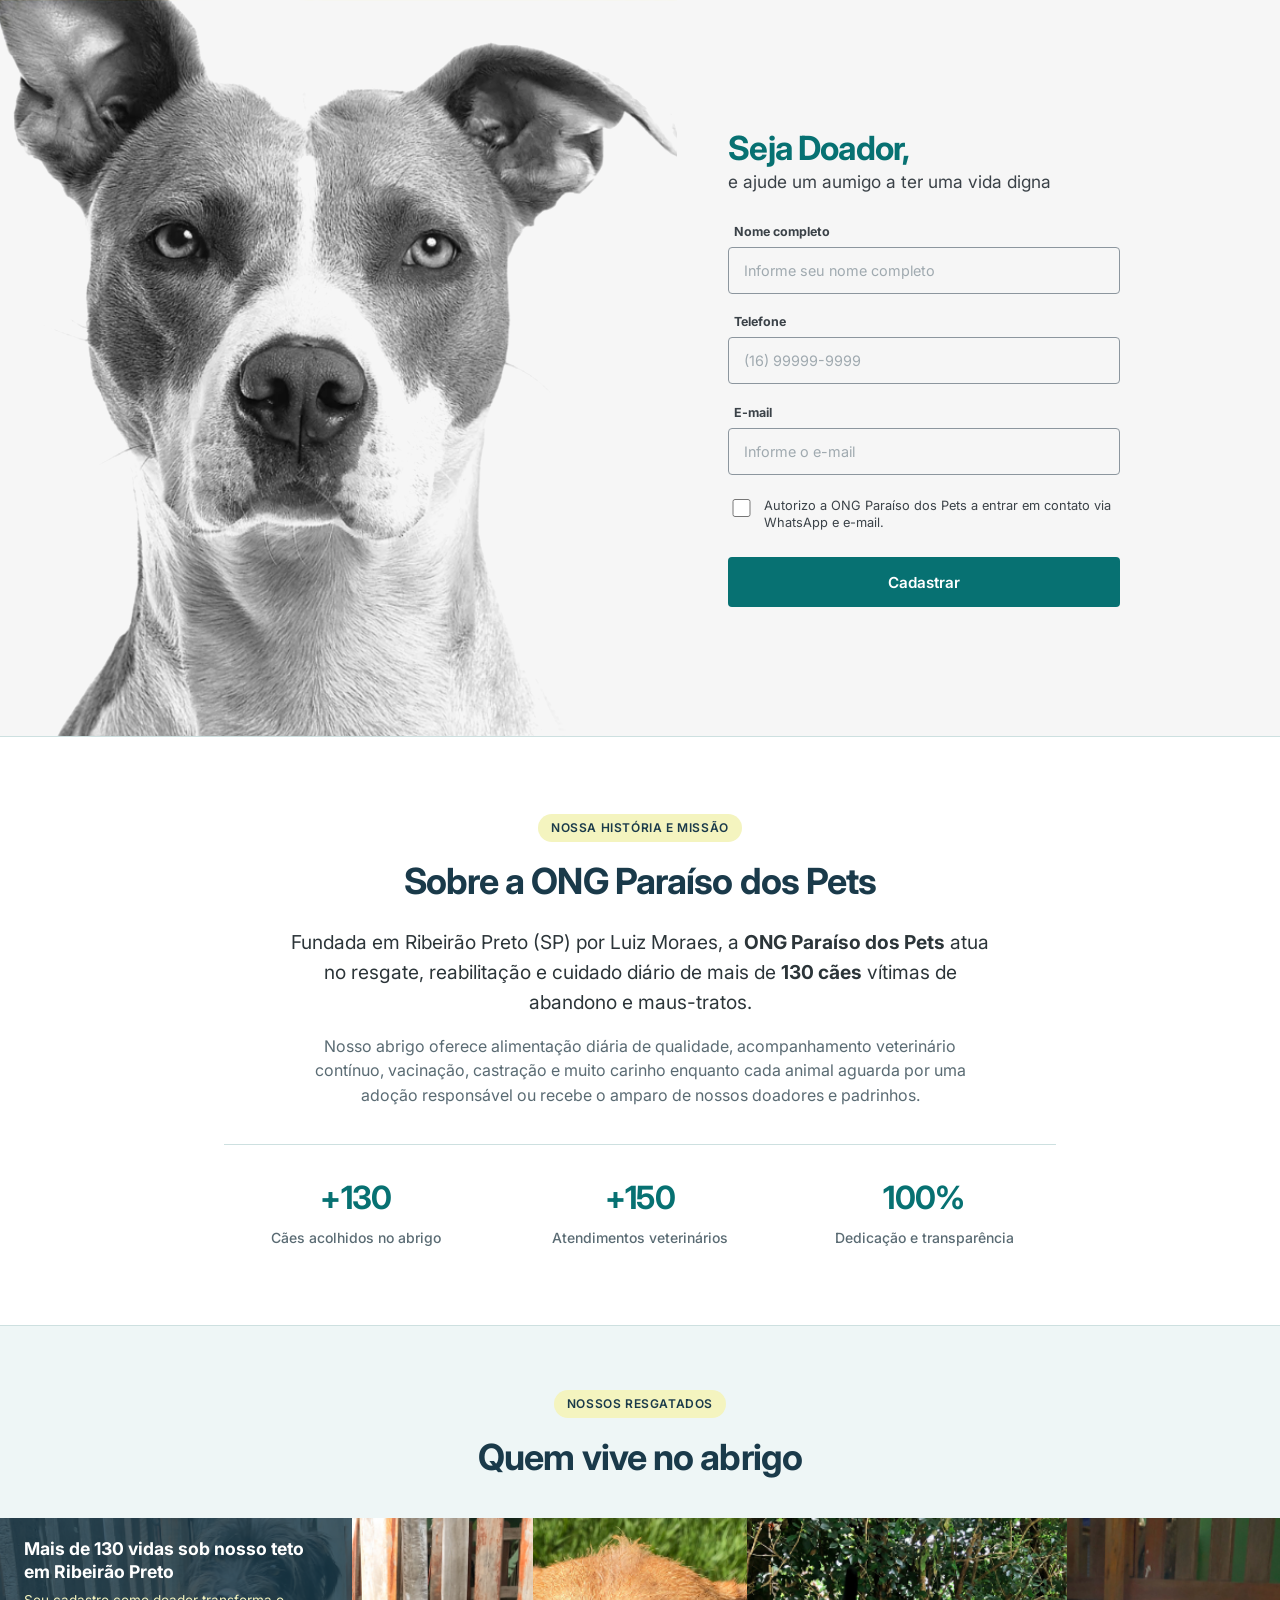
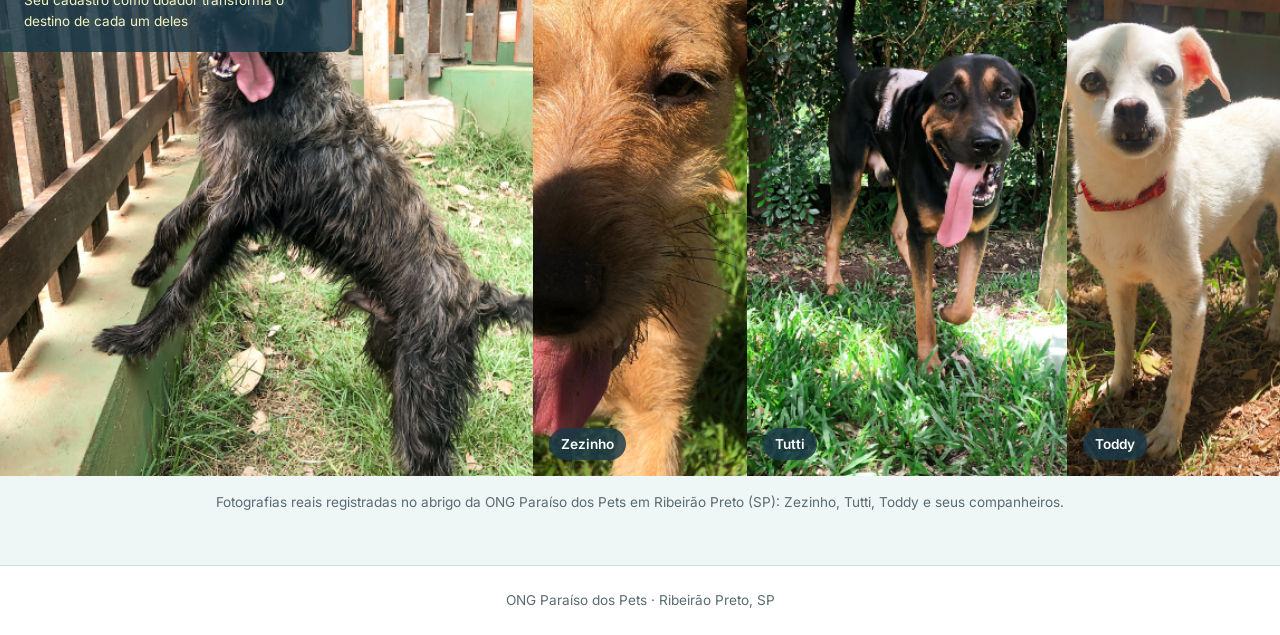
<file: index.html>
<!DOCTYPE html>
<html lang="pt-BR">
<head>
  <meta charset="UTF-8">
  <meta name="viewport" content="width=device-width, initial-scale=1.0">
  <meta name="theme-color" content="#077172">
  <title>ONG Paraíso dos Pets · Cadastro de Doador</title>
  <meta name="description" content="Seja doador da ONG Paraíso dos Pets preenchendo seu nome completo, telefone e e-mail. Conheça nosso projeto e os cães resgatados.">
  <link rel="icon" href="assets/logo-nova.png" type="image/png">
  <link rel="preconnect" href="https://fonts.googleapis.com">
  <link rel="preconnect" href="https://fonts.gstatic.com" crossorigin>
  <!-- Por qué esta fuente: se utiliza únicamente Inter para garantizar legibilidad moderna y limpieza visual en toda la página -->
  <link href="https://fonts.googleapis.com/css2?family=Inter:wght@400;500;600;700&display=swap" rel="stylesheet">
  <link rel="stylesheet" href="styles.css">
</head>
<body>

  <main>
    <!-- ======================================================================
         1. CADASTRO DE DOADOR (Layout dividido con perro a la izquierda y formulario a la derecha)
         Por qué esta composición: replica la referencia visual solicitada por el usuario,
         uniendo el retrato de gran formato del perro con los 3 campos obligatorios.
         ====================================================================== -->
    <section id="cadastro" class="cadastro-hero" aria-labelledby="form-heading">
      <div class="cadastro-hero__inner">

        <!-- Columna izquierda: retrato protagonista del perro -->
        <figure class="cadastro-hero__media">
          <img
            src="assets/dog-cadastro.png"
            alt="Retrato aproximado de um cão olhando diretamente para a câmera"
            width="630"
            height="726"
          >
        </figure>

        <!-- Columna derecha: formulario limpio con los 3 campos obligatorios -->
        <div class="cadastro-hero__content">
          <div class="cadastro-hero__header">
            <h1 id="form-heading" class="cadastro-hero__title">
              <span class="cadastro-hero__title-accent">Seja Doador,</span>
              <span class="cadastro-hero__title-sub">e ajude um aumigo a ter uma vida digna</span>
            </h1>
          </div>

          <!-- Por qué novalidate: delega la validación al módulo JS para mostrar mensajes claros en portugués y formato brasileño -->
          <form id="donor-capture-form" class="donor-form" novalidate>
            <div class="field-group">
              <label for="donor-name" class="field-label">Nome completo</label>
              <input
                type="text"
                id="donor-name"
                name="nome"
                class="field-input"
                placeholder="Informe seu nome completo"
                autocomplete="name"
                required
                aria-describedby="donor-name-feedback"
              >
              <span id="donor-name-feedback" class="field-feedback" aria-live="polite"></span>
            </div>

            <div class="field-group">
              <label for="donor-phone" class="field-label">Telefone</label>
              <input
                type="tel"
                id="donor-phone"
                name="telefone"
                class="field-input"
                placeholder="(16) 99999-9999"
                inputmode="numeric"
                autocomplete="tel-national"
                maxlength="15"
                required
                aria-describedby="donor-phone-feedback"
              >
              <span id="donor-phone-feedback" class="field-feedback" aria-live="polite"></span>
            </div>

            <div class="field-group">
              <label for="donor-email" class="field-label">E-mail</label>
              <input
                type="email"
                id="donor-email"
                name="email"
                class="field-input"
                placeholder="Informe o e-mail"
                autocomplete="email"
                required
                aria-describedby="donor-email-feedback"
              >
              <span id="donor-email-feedback" class="field-feedback" aria-live="polite"></span>
            </div>

            <!-- Por qué este campo honeypot oculto: atrapa bots automáticos de spam
                 sin alterar la experiencia del usuario legítimo ni requerir captchas invasivos -->
            <div style="position: absolute; left: -9999px; top: -9999px;" aria-hidden="true">
              <input type="text" name="site" id="donor-site" tabindex="-1" autocomplete="off">
            </div>

            <!-- Por qué consentimiento explícito: exigencia legal de la LGPD en Brasil
                 para autorizar el contacto activo por WhatsApp y correo electrónico -->
            <div class="field-group field-group--checkbox">
              <label class="checkbox-container">
                <input
                  type="checkbox"
                  id="donor-consent"
                  name="consentimento"
                  class="checkbox-input"
                  required
                  aria-describedby="donor-consent-feedback"
                >
                <span class="checkbox-label">
                  Autorizo a ONG Paraíso dos Pets a entrar em contato via WhatsApp e e-mail.
                </span>
              </label>
              <span id="donor-consent-feedback" class="field-feedback" aria-live="polite"></span>
            </div>

            <button type="submit" id="donor-submit-btn" class="submit-btn">
              Cadastrar
            </button>
          </form>

          <!-- Por qué este panel de confirmación: ofrece retroalimentación inmediata tras validar los 3 campos sin recargar la página -->
          <div id="donor-success-panel" class="donor-success" tabindex="-1" hidden aria-live="polite">
            <div class="donor-success__icon" aria-hidden="true">✓</div>
            <h2 class="donor-success__title">Cadastro realizado com sucesso!</h2>
            <p class="donor-success__text">
              Obrigado pelo seu apoio à ONG Paraíso dos Pets. Confira os dados enviados:
            </p>

            <dl class="donor-success__summary">
              <div class="donor-success__row">
                <dt>Nome completo</dt>
                <dd id="summary-donor-name"></dd>
              </div>
              <div class="donor-success__row">
                <dt>Telefone</dt>
                <dd id="summary-donor-phone"></dd>
              </div>
              <div class="donor-success__row">
                <dt>E-mail</dt>
                <dd id="summary-donor-email"></dd>
              </div>
            </dl>

            <button type="button" id="reset-donor-form-btn" class="secondary-btn">
              Editar meus dados
            </button>
          </div>
        </div>

      </div>
    </section>

    <!-- ======================================================================
         2. SOBRE O PROJETO / ONG
         Por qué entre el formulario y las fotos: contextualiza la misión de la
         ONG Paraíso dos Pets antes de presentar a los perros rescatados.
         ====================================================================== -->
    <section id="sobre" class="about-section" aria-labelledby="about-heading">
      <div class="about-section__inner">
        <span class="section-tag">Nossa história e missão</span>
        <h2 id="about-heading" class="section-title">Sobre a ONG Paraíso dos Pets</h2>
        <p class="about-section__lead">
          Fundada em Ribeirão Preto (SP) por Luiz Moraes, a <strong>ONG Paraíso dos Pets</strong> atua no resgate, reabilitação e cuidado diário de mais de <strong>130 cães</strong> vítimas de abandono e maus-tratos.
        </p>
        <p class="about-section__text">
          Nosso abrigo oferece alimentação diária de qualidade, acompanhamento veterinário contínuo, vacinação, castração e muito carinho enquanto cada animal aguarda por uma adoção responsável ou recebe o amparo de nossos doadores e padrinhos.
        </p>

        <div class="about-stats">
          <div class="about-stats__item">
            <strong class="about-stats__number">+130</strong>
            <span class="about-stats__label">Cães acolhidos no abrigo</span>
          </div>
          <div class="about-stats__item">
            <strong class="about-stats__number">+150</strong>
            <span class="about-stats__label">Atendimentos veterinários</span>
          </div>
          <div class="about-stats__item">
            <strong class="about-stats__number">100%</strong>
            <span class="about-stats__label">Dedicação e transparência</span>
          </div>
        </div>
      </div>
    </section>

    <!-- ======================================================================
         3. IMAGENS DOS CÃES
         Por qué al final: mantiene la galería fotográfica real de los perros del
         refugio para cerrar la página con conexión visual y emocional.
         ====================================================================== -->
    <section id="caes" class="dogs-section" aria-labelledby="dogs-heading">
      <div class="dogs-section__header">
        <span class="section-tag">Nossos resgatados</span>
        <h2 id="dogs-heading" class="section-title">Quem vive no abrigo</h2>
      </div>

      <div class="showcase__band">
        <figure class="showcase__panel showcase__panel--1" data-scroll-to-form>
          <img
            src="assets/62.png"
            alt="Cão preto de pelo longo apoiado na cerca de madeira do abrigo em Ribeirão Preto"
            width="750"
            height="750"
            loading="lazy"
          >
          <figcaption class="showcase__scrim">
            <p class="showcase__panel-title">Mais de 130 vidas sob nosso teto em Ribeirão Preto</p>
            <p class="showcase__panel-sub">Seu cadastro como doador transforma o destino de cada um deles</p>
          </figcaption>
        </figure>

        <figure class="showcase__panel showcase__panel--2" data-scroll-to-form>
          <img
            src="assets/24.png"
            alt="Zezinho, cão caramelo de pelo aramado tomando sol na grama do abrigo"
            width="500"
            height="500"
            loading="lazy"
          >
          <figcaption class="showcase__name-tag">Zezinho</figcaption>
        </figure>

        <figure class="showcase__panel showcase__panel--3" data-scroll-to-form>
          <img
            src="assets/26.png"
            alt="Tutti, cão preto e canela correndo entre as árvores do abrigo"
            width="500"
            height="500"
            loading="lazy"
          >
          <figcaption class="showcase__name-tag">Tutti</figcaption>
        </figure>

        <figure class="showcase__panel showcase__panel--4" data-scroll-to-form>
          <img
            src="assets/45.png"
            alt="Toddy, cão branco de coleira vermelha olhando atento para a câmera"
            width="500"
            height="500"
            loading="lazy"
          >
          <figcaption class="showcase__name-tag">Toddy</figcaption>
        </figure>
      </div>

      <p class="showcase__caption">
        Fotografias reais registradas no abrigo da ONG Paraíso dos Pets em Ribeirão Preto (SP): Zezinho, Tutti, Toddy e seus companheiros.
      </p>
    </section>
  </main>

  <footer class="site-footer">
    <p>ONG Paraíso dos Pets · Ribeirão Preto, SP</p>
  </footer>

  <script src="app.js" defer></script>
</body>
</html>
</file>
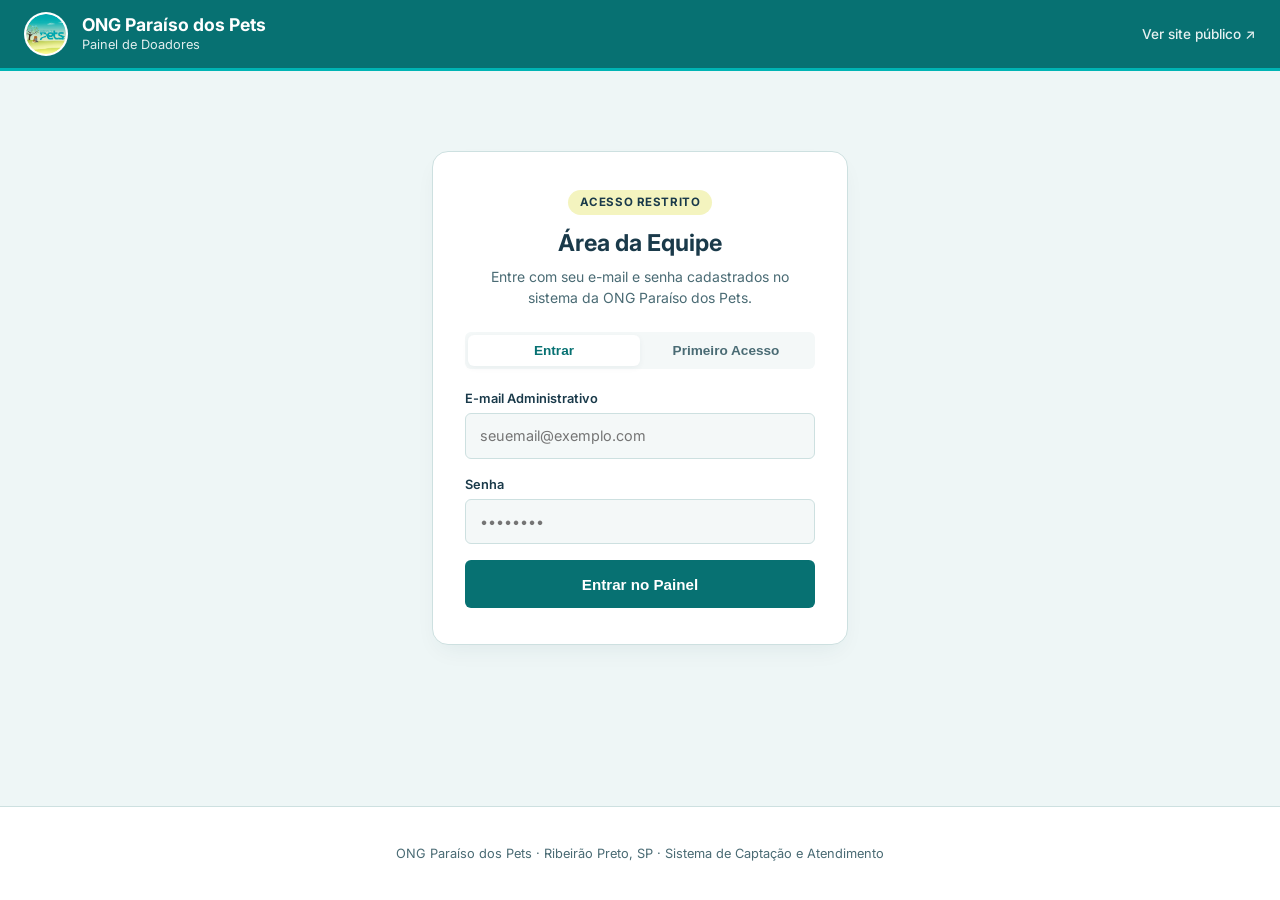
<file: admin.html>
<!DOCTYPE html>
<html lang="pt-BR">
<head>
  <meta charset="UTF-8">
  <meta name="viewport" content="width=device-width, initial-scale=1.0">
  <meta name="theme-color" content="#077172">
  <title>Painel Administrativo · ONG Paraíso dos Pets</title>
  <meta name="description" content="Painel de gestão de doadores e administração da ONG Paraíso dos Pets em Ribeirão Preto.">
  <link rel="icon" href="assets/logo-nova.png" type="image/png">
  <link rel="preconnect" href="https://fonts.googleapis.com">
  <link rel="preconnect" href="https://fonts.gstatic.com" crossorigin>
  <link href="https://fonts.googleapis.com/css2?family=Inter:wght@400;500;600;700&display=swap" rel="stylesheet">
  <link rel="stylesheet" href="admin.css">
</head>
<body>

  <!-- ========================================================================
       ENCABEZADO DEL PANEL ADMIN
       Por qué: permite alternar entre el sitio público y cerrar sesión de forma segura.
       ======================================================================== -->
  <header class="admin-header">
    <div class="admin-header__inner">
      <div class="admin-header__brand">
        <img src="assets/logo-nova.png" alt="Logotipo da ONG Paraíso dos Pets" class="admin-header__logo" width="44" height="44">
        <div>
          <span class="admin-header__title">ONG Paraíso dos Pets</span>
          <span class="admin-header__subtitle">Painel de Doadores</span>
        </div>
      </div>

      <nav class="admin-header__nav">
        <a href="index.html" class="admin-header__link" target="_blank" rel="noopener">Ver site público ↗</a>
        <div id="admin-user-info" class="admin-header__user" hidden>
          <span id="admin-user-email" class="admin-header__email"></span>
          <button type="button" id="logout-btn" class="admin-header__logout">Sair</button>
        </div>
      </nav>
    </div>
  </header>

  <main class="admin-main">

    <!-- ========================================================================
         VISTA 1: FORMULARIO DE ACCESO (LOGIN / REGISTRO ADMIN)
         Por qué: autentica contra Neon Auth antes de permitir ver los datos personales.
         ======================================================================== -->
    <section id="auth-section" class="auth-card" aria-labelledby="auth-heading">
      <div class="auth-card__header">
        <div class="auth-card__badge">Acesso Restrito</div>
        <h1 id="auth-heading" class="auth-card__title">Área da Equipe</h1>
        <p class="auth-card__desc">
          Entre com seu e-mail e senha cadastrados no sistema da ONG Paraíso dos Pets.
        </p>
      </div>

      <div class="auth-tabs" role="tablist">
        <button type="button" id="tab-login" class="auth-tab is-active" role="tab" aria-selected="true">Entrar</button>
        <button type="button" id="tab-signup" class="auth-tab" role="tab" aria-selected="false">Primeiro Acesso</button>
      </div>

      <form id="auth-form" class="auth-form" novalidate>
        <div id="auth-name-group" class="field-group" hidden>
          <label for="auth-name" class="field-label">Nome Sobrenome</label>
          <input type="text" id="auth-name" class="field-input" placeholder="Ex.: Maria Silva" autocomplete="name">
        </div>

        <div class="field-group">
          <label for="auth-email" class="field-label">E-mail Administrativo</label>
          <input type="email" id="auth-email" class="field-input" placeholder="seuemail@exemplo.com" autocomplete="email" required>
        </div>

        <div class="field-group">
          <label for="auth-password" class="field-label">Senha</label>
          <input type="password" id="auth-password" class="field-input" placeholder="••••••••" autocomplete="current-password" required minlength="8">
          <span class="field-hint" id="password-hint" hidden>Mínimo de 8 caracteres</span>
        </div>

        <div id="auth-confirm-password-group" class="field-group" hidden>
          <label for="auth-password-confirm" class="field-label">Confirmação de Senha</label>
          <input type="password" id="auth-password-confirm" class="field-input" placeholder="Repita a senha" autocomplete="new-password" minlength="8">
        </div>

        <div id="auth-feedback" class="auth-feedback" aria-live="polite"></div>

        <button type="submit" id="auth-submit-btn" class="submit-btn">
          Entrar no Painel
        </button>
      </form>
    </section>

    <!-- ========================================================================
         VISTA 2: DASHBOARD DE GESTIÓN DE DONADORES
         Por qué: muestra métricas, filtros y acciones directas (WhatsApp).
         ======================================================================== -->
    <section id="dashboard-section" class="dashboard-wrap" hidden aria-labelledby="dashboard-heading">
      <div class="dashboard-head">
        <div>
          <h1 id="dashboard-heading" class="dashboard-title">Captação de Doadores</h1>
          <p class="dashboard-subtitle">Acompanhe os cadastros recebidos pelo site e inicie o contato no WhatsApp.</p>
        </div>

        <div class="dashboard-actions">
          <button type="button" id="refresh-donors-btn" class="button-refresh" title="Atualizar dados">
            ↻ Atualizar
          </button>
          <button type="button" id="toggle-admins-btn" class="button-manage-admins">
            👥 Gerenciar Equipe
          </button>
        </div>
      </div>

      <!-- Tarjetas de métricas -->
      <div class="metrics-grid">
        <div class="metric-card">
          <span class="metric-label">Total Cadastrado</span>
          <strong id="metric-total" class="metric-value">0</strong>
        </div>
        <div class="metric-card metric-card--warning">
          <span class="metric-label">Aguardando Contato</span>
          <strong id="metric-pendente" class="metric-value">0</strong>
        </div>
        <div class="metric-card metric-card--info">
          <span class="metric-label">Já Contatados</span>
          <strong id="metric-contatado" class="metric-value">0</strong>
        </div>
        <div class="metric-card metric-card--success">
          <span class="metric-label">Doadores Ativos</span>
          <strong id="metric-ativo" class="metric-value">0</strong>
        </div>
      </div>

      <!-- Panel de gestión de administradores (expandible) -->
      <div id="admins-panel" class="admins-panel" hidden>
        <div class="admins-panel__header">
          <div>
            <h2 class="admins-panel__title">Administradores do Painel</h2>
            <p class="admins-panel__desc">Cada administrador tem autonomia para adicionar novos membros da ONG.</p>
          </div>
          <button type="button" id="close-admins-btn" class="button-icon" aria-label="Fechar painel de equipe">✕</button>
        </div>

        <form id="add-admin-form" class="add-admin-form">
          <input type="email" id="new-admin-email" class="field-input" placeholder="novo.voluntario@ong.org" required>
          <button type="submit" id="add-admin-btn" class="button-primary">Adicionar Administrador</button>
        </form>
        <div id="admins-feedback" class="auth-feedback" aria-live="polite"></div>

        <div class="admins-list" id="admins-list-container">
          <!-- Lista generada por JS -->
        </div>
      </div>

      <!-- Barra de filtros y búsqueda -->
      <div class="filter-bar">
        <div class="filter-tabs" role="tablist">
          <button type="button" class="filter-tab is-active" data-status="">Todos</button>
          <button type="button" class="filter-tab" data-status="pendente">Aguardando</button>
          <button type="button" class="filter-tab" data-status="contatado">Contatados</button>
          <button type="button" class="filter-tab" data-status="doador_ativo">Ativos</button>
          <button type="button" class="filter-tab" data-status="arquivado">Arquivados</button>
        </div>

        <div class="search-wrap">
          <input type="search" id="search-input" class="search-input" placeholder="Buscar por nome, telefone ou e-mail...">
        </div>
      </div>

      <!-- Tabla de donadores -->
      <div class="table-container">
        <table class="donors-table">
          <thead>
            <tr>
              <th>Doador</th>
              <th>Telefone / Região</th>
              <th>Cadastro</th>
              <th>Status</th>
              <th>Observações</th>
              <th class="table-th-actions">Ação</th>
            </tr>
          </thead>
          <tbody id="donors-tbody">
            <!-- Filas generadas dinámicamente por JS -->
          </tbody>
        </table>
      </div>

      <!-- Mensaje de tabla vacía -->
      <div id="empty-state" class="empty-state" hidden>
        <p class="empty-state__title">Nenhum doador encontrado</p>
        <p class="empty-state__desc">Ajuste os filtros ou aguarde novos cadastros na landing page.</p>
      </div>
    </section>

  </main>

  <!-- Modal para editar observaciones -->
  <dialog id="obs-dialog" class="obs-dialog">
    <form method="dialog" id="obs-form">
      <h3 class="obs-dialog__title">Anotações do Doador</h3>
      <p id="obs-dialog-donor-name" class="obs-dialog__subtitle"></p>
      <textarea id="obs-textarea" class="obs-textarea" rows="4" placeholder="Ex.: Prefere doar via PIX todo dia 10. Pediu fotos do Zezinho."></textarea>
      <div class="obs-dialog__actions">
        <button type="button" id="obs-cancel-btn" class="button-secondary">Cancelar</button>
        <button type="submit" id="obs-save-btn" class="button-primary">Salvar Anotação</button>
      </div>
    </form>
  </dialog>

  <footer class="admin-footer">
    <p>ONG Paraíso dos Pets · Ribeirão Preto, SP · Sistema de Captação e Atendimento</p>
  </footer>

  <script src="admin.js" charset="UTF-8" defer></script>
</body>
</html>
</file>
<file: styles.css>
/* ==========================================================================
   ONG Paraíso dos Pets · Captação de Doadores
   Por qué este diseño: reproduce la composición del print de referencia en la
   sección de Cadastro (perro de gran formato a la izquierda sobre fondo #f6f6f6
   y formulario limpio a la derecha), conservando las secciones Sobre y Cães
   abajo con la fuente Inter y la paleta de la ONG.
   ========================================================================== */

:root {
  /* Por qué #f6f6f6 en --color-hero-bg: coincide exactamente con el fondo del
     retrato del perro (assets/dog-cadastro.png) para lograr una fusión perfecta. */
  --color-hero-bg: #f6f6f6;
  --color-bg: #eef6f6;
  --color-surface: #ffffff;
  --color-surface-muted: #f5fafa;
  --color-brand-primary: #077172;
  --color-brand-accent: #00b4b4;
  --color-brand-dark: #1a3a4a;
  --color-brand-cream: #f4f4bf;
  --color-text: #2c3539;
  --color-text-muted: #5a6b73;
  --color-input-border: #8c969e;
  --color-border: #cde0e0;
  --color-error: #c81e1e;
  --color-error-bg: #fdf2f2;
  --color-success: #057a55;
  --color-success-bg: #ecfdf5;

  /* Por qué Inter: solicitada por el usuario como tipografía única del proyecto. */
  --font-sans: "Inter", -apple-system, BlinkMacSystemFont, "Segoe UI", Roboto, sans-serif;

  --radius-sm: 4px;
  --radius-md: 12px;
  --transition-fast: 160ms ease;
  --ease-out: cubic-bezier(0.22, 1, 0.36, 1);
  --ease-soft: cubic-bezier(0.33, 1, 0.68, 1);
}

*,
*::before,
*::after {
  box-sizing: border-box;
}

html {
  scroll-behavior: smooth;
}

html,
body {
  margin: 0;
  padding: 0;
  min-height: 100svh;
}

body {
  display: flex;
  flex-direction: column;
  background-color: var(--color-hero-bg);
  color: var(--color-text);
  font-family: var(--font-sans);
  font-size: 1rem;
  line-height: 1.55;
  -webkit-font-smoothing: antialiased;
  text-rendering: optimizeLegibility;
  overflow-x: clip;
}

h1,
h2,
p,
figure,
figcaption,
dl,
dd {
  margin: 0;
}

img {
  display: block;
  max-width: 100%;
  height: auto;
}

input,
button {
  font-family: inherit;
  font-size: inherit;
}

/* --------------------------------------------------------------------------
   1. Sección de Cadastro (Estilo del print con perro al lado del formulario)
   Por qué: dispone una cuadrícula de dos columnas donde la fotografía del perro
   se apoya en el borde inferior izquierdo y el formulario limpio se alinea a la derecha.
   -------------------------------------------------------------------------- */
.cadastro-hero {
  background-color: var(--color-hero-bg);
  width: 100%;
  overflow: hidden;
}

.cadastro-hero__inner {
  max-width: 86rem;
  margin-right: auto;
  margin-left: 0;
  display: grid;
  grid-template-columns: 1.15fr 0.85fr;
  align-items: stretch;
  column-gap: clamp(1.5rem, 4vw, 4rem);
  padding-right: clamp(1.25rem, 4vw, 3.5rem);
  padding-left: 0;
}

.cadastro-hero__media {
  align-self: stretch;
  display: flex;
  align-items: flex-end;
  justify-content: flex-start;
  padding-top: 0;
  margin: 0;
}

.cadastro-hero__media img {
  width: 100%;
  max-width: 43rem;
  height: 100%;
  max-height: 46rem;
  object-fit: cover;
  object-position: left top;
  filter: brightness(1.04) contrast(1.04);
  mix-blend-mode: multiply;
}

.cadastro-hero__content {
  align-self: center;
  width: 100%;
  max-width: 24.5rem;
  padding-block: clamp(2.5rem, 5vw, 4.5rem);
}

.cadastro-hero__header {
  margin-bottom: 1.75rem;
}

.cadastro-hero__title {
  display: flex;
  flex-direction: column;
  gap: 0.2rem;
}

.cadastro-hero__title-accent {
  font-size: clamp(1.85rem, 2.6vw, 2.35rem);
  font-weight: 700;
  line-height: 1.15;
  letter-spacing: -0.025em;
  color: var(--color-brand-primary);
}

.cadastro-hero__title-sub {
  font-size: clamp(1.05rem, 1.35vw, 1.22rem);
  font-weight: 400;
  line-height: 1.35;
  color: #3b4248;
}

/* Formulario minimalista inspirado en el print */
.donor-form {
  display: flex;
  flex-direction: column;
  gap: 1.15rem;
}

.donor-form[hidden] {
  display: none;
}

.field-group {
  display: flex;
  flex-direction: column;
  gap: 0.35rem;
}

.field-label {
  font-size: 0.78rem;
  font-weight: 700;
  color: #3b4248;
  padding-left: 0.35rem;
}

.field-input {
  width: 100%;
  height: 2.95rem;
  padding: 0 0.9rem;
  background-color: transparent;
  color: var(--color-text);
  border: 1px solid var(--color-input-border);
  border-radius: var(--radius-sm);
  font-size: 0.9rem;
  transition:
    border-color var(--transition-fast),
    background-color var(--transition-fast),
    box-shadow var(--transition-fast);
}

.field-input::placeholder {
  color: #a0aab0;
}

.field-input:focus {
  outline: none;
  background-color: #ffffff;
  border-color: var(--color-brand-primary);
  box-shadow: 0 0 0 3px rgba(7, 113, 114, 0.16);
}

.field-input[aria-invalid="true"] {
  border-color: var(--color-error);
  background-color: var(--color-error-bg);
}

.field-input[data-valid="true"] {
  border-color: var(--color-success);
  background-color: #ffffff;
}

.field-feedback {
  font-size: 0.78rem;
  line-height: 1.35;
  padding-left: 0.35rem;
  color: var(--color-text-muted);
}

.field-feedback:empty {
  display: none;
}

.field-feedback.is-error {
  color: var(--color-error);
  font-weight: 500;
}

.field-feedback.is-valid {
  color: var(--color-success);
  font-weight: 500;
}

/* --------------------------------------------------------------------------
   Checkbox de consentimiento LGPD
   Por qué: diseño accesible y alineado que mantiene el cuadro de verificación
   con tamaño táctil adecuado (flex-shrink: 0) sin deformarse con el texto largo.
   -------------------------------------------------------------------------- */
.field-group--checkbox {
  margin-top: 0.2rem;
  gap: 0.25rem;
}

.checkbox-container {
  display: flex;
  align-items: flex-start;
  gap: 0.65rem;
  cursor: pointer;
  user-select: none;
}

.checkbox-input {
  width: 1.15rem;
  height: 1.15rem;
  margin-top: 0.15rem;
  accent-color: var(--color-brand-primary);
  cursor: pointer;
  flex-shrink: 0;
}

.checkbox-label {
  font-size: 0.8rem;
  line-height: 1.35;
  color: #3b4248;
}

.submit-btn {
  margin-top: 0.5rem;
  width: 100%;
  height: 3.1rem;
  background-color: var(--color-brand-primary);
  color: #ffffff;
  border: none;
  border-radius: var(--radius-sm);
  font-size: 0.95rem;
  font-weight: 600;
  cursor: pointer;
  transition:
    background-color var(--transition-fast),
    transform var(--transition-fast);
}

.submit-btn:hover {
  background-color: var(--color-brand-dark);
}

.submit-btn:active {
  transform: scale(0.99);
}

.submit-btn:focus-visible {
  outline: 3px solid var(--color-brand-accent);
  outline-offset: 2px;
}

/* Panel de éxito tras enviar los 3 datos */
.donor-success {
  background-color: #ffffff;
  border: 1px solid var(--color-border);
  border-radius: var(--radius-md);
  padding: 1.5rem;
  display: flex;
  flex-direction: column;
  align-items: center;
  text-align: center;
  gap: 0.9rem;
}

.donor-success[hidden] {
  display: none;
}

.donor-success__icon {
  width: 3rem;
  height: 3rem;
  border-radius: 50%;
  background-color: var(--color-success-bg);
  color: var(--color-success);
  display: flex;
  align-items: center;
  justify-content: center;
  font-size: 1.35rem;
  font-weight: 700;
}

.donor-success__title {
  font-size: 1.2rem;
  font-weight: 700;
  color: var(--color-brand-dark);
}

.donor-success__text {
  font-size: 0.88rem;
  color: var(--color-text-muted);
}

.donor-success__summary {
  width: 100%;
  background-color: var(--color-surface-muted);
  border: 1px solid var(--color-border);
  border-radius: var(--radius-sm);
  padding: 0.9rem;
  display: flex;
  flex-direction: column;
  gap: 0.65rem;
  text-align: left;
}

.donor-success__row {
  display: flex;
  flex-direction: column;
  gap: 0.1rem;
}

.donor-success__row dt {
  font-size: 0.72rem;
  font-weight: 600;
  text-transform: uppercase;
  letter-spacing: 0.04em;
  color: var(--color-text-muted);
}

.donor-success__row dd {
  font-size: 0.92rem;
  font-weight: 600;
  color: var(--color-brand-dark);
  word-break: break-word;
}

.secondary-btn {
  width: 100%;
  height: 2.75rem;
  background-color: transparent;
  color: var(--color-brand-primary);
  border: 1.5px solid var(--color-brand-primary);
  border-radius: var(--radius-sm);
  font-size: 0.9rem;
  font-weight: 600;
  cursor: pointer;
  transition: background-color var(--transition-fast);
}

.secondary-btn:hover {
  background-color: var(--color-surface-muted);
}

/* --------------------------------------------------------------------------
   2. Sección Sobre o Projeto / ONG
   Por qué: explica la labor real de la ONG Paraíso dos Pets justo encima de la
   galería de perros rescatados para dar contexto y transparencia.
   -------------------------------------------------------------------------- */
.section-tag {
  display: inline-block;
  background-color: var(--color-brand-cream);
  color: var(--color-brand-dark);
  font-size: 0.75rem;
  font-weight: 600;
  text-transform: uppercase;
  letter-spacing: 0.05em;
  padding: 0.3rem 0.8rem;
  border-radius: 999px;
  margin-bottom: 0.75rem;
}

.about-section {
  background-color: var(--color-surface);
  border-top: 1px solid var(--color-border);
  border-bottom: 1px solid var(--color-border);
  padding: clamp(3rem, 6vw, 5rem) 1.5rem;
}

.about-section__inner {
  max-width: 52rem;
  margin-inline: auto;
  text-align: center;
}

.section-title {
  font-size: clamp(1.6rem, 3vw, 2.25rem);
  font-weight: 700;
  letter-spacing: -0.025em;
  color: var(--color-brand-dark);
  margin-bottom: 1.15rem;
}

.about-section__lead {
  font-size: clamp(1.05rem, 1.5vw, 1.2rem);
  color: var(--color-text);
  max-width: 44rem;
  margin-inline: auto;
  margin-bottom: 1rem;
}

.about-section__text {
  font-size: 1rem;
  color: var(--color-text-muted);
  max-width: 42rem;
  margin-inline: auto;
  margin-bottom: 2.25rem;
}

.about-stats {
  display: grid;
  grid-template-columns: repeat(3, minmax(0, 1fr));
  gap: 1.25rem;
  padding-top: 1.75rem;
  border-top: 1px solid var(--color-border);
}

.about-stats__item {
  display: flex;
  flex-direction: column;
  gap: 0.25rem;
}

.about-stats__number {
  font-size: clamp(1.5rem, 2.5vw, 2rem);
  font-weight: 700;
  color: var(--color-brand-primary);
  letter-spacing: -0.02em;
}

.about-stats__label {
  font-size: 0.875rem;
  color: var(--color-text-muted);
  font-weight: 500;
}

/* --------------------------------------------------------------------------
   3. Sección Imagens dos Cães (Franja de paneles desiguales)
   Por qué: mantiene la galería fotográfica real del refugio en la parte inferior.
   -------------------------------------------------------------------------- */
.dogs-section {
  background-color: var(--color-bg);
  padding-top: clamp(3rem, 5vw, 4.5rem);
  padding-bottom: clamp(2.5rem, 4vw, 3.5rem);
}

.dogs-section__header {
  text-align: center;
  padding-inline: 1.5rem;
  margin-bottom: 2rem;
}

.showcase__band {
  display: flex;
  width: 100%;
  height: 62svh;
  min-height: 24rem;
  max-height: 40rem;
  overflow: hidden;
}

.showcase__panel {
  position: relative;
  overflow: hidden;
  min-width: 0;
  cursor: pointer;
  transition: flex-grow 500ms var(--ease-out);
}

.showcase__panel--1 {
  flex: 5 1 0%;
}

.showcase__panel--2 {
  flex: 2 1 0%;
}

.showcase__panel--3 {
  flex: 3 1 0%;
}

.showcase__panel--4 {
  flex: 2 1 0%;
}

@media (hover: hover) and (pointer: fine) {
  .showcase__band:hover .showcase__panel:hover {
    flex-grow: 6;
  }

  .showcase__panel:hover img {
    transform: scale(1.03);
  }
}

.showcase__panel img {
  width: 100%;
  height: 100%;
  object-fit: cover;
  transition: transform 700ms var(--ease-soft);
}

.showcase__scrim {
  position: absolute;
  top: 0;
  left: 0;
  padding: 1.25rem 1.5rem;
  background-color: rgba(26, 58, 74, 0.82);
  color: var(--color-brand-cream);
  max-width: 22rem;
  border-bottom-right-radius: var(--radius-md);
}

.showcase__panel-title {
  font-size: 1.1rem;
  font-weight: 700;
  line-height: 1.3;
  color: #ffffff;
}

.showcase__panel-sub {
  font-size: 0.85rem;
  color: var(--color-brand-cream);
  margin-top: 0.35rem;
}

.showcase__name-tag {
  position: absolute;
  bottom: 1rem;
  left: 1rem;
  background-color: rgba(26, 58, 74, 0.82);
  color: #ffffff;
  font-size: 0.85rem;
  font-weight: 600;
  padding: 0.35rem 0.75rem;
  border-radius: 999px;
}

.showcase__caption {
  max-width: 72rem;
  margin-inline: auto;
  padding: 1rem 1.5rem 0;
  font-size: 0.85rem;
  color: var(--color-text-muted);
  text-align: center;
}

/* --------------------------------------------------------------------------
   Adaptación responsiva para tablets y móviles
   -------------------------------------------------------------------------- */
@media (max-width: 56em) {
  .cadastro-hero__inner {
    grid-template-columns: 1fr;
    justify-items: center;
  }

  .cadastro-hero__content {
    order: 1;
    max-width: 28rem;
    padding-bottom: 1.5rem;
  }

  .cadastro-hero__media {
    order: 2;
    max-width: 26rem;
    padding-top: 0;
  }

  .showcase__band {
    display: grid;
    grid-template-columns: repeat(2, minmax(0, 1fr));
    height: auto;
    max-height: none;
  }

  .showcase__panel {
    aspect-ratio: 4 / 3;
  }

  .showcase__panel--1 {
    grid-column: span 2;
    aspect-ratio: 16 / 10;
  }
}

@media (max-width: 36em) {
  .about-stats {
    grid-template-columns: 1fr;
    gap: 1rem;
  }

  .showcase__band {
    grid-template-columns: 1fr;
  }

  .showcase__panel--1 {
    grid-column: span 1;
  }
}

/* --------------------------------------------------------------------------
   Pie de página discreto
   -------------------------------------------------------------------------- */
.site-footer {
  text-align: center;
  padding: 1.5rem 1.25rem;
  font-size: 0.85rem;
  color: var(--color-text-muted);
  border-top: 1px solid var(--color-border);
  background-color: var(--color-surface);
}
</file>
<file: admin.css>
/* ==========================================================================
   ONG Paraíso dos Pets · Estilos del Panel Administrativo (admin.css)
   Por qué: interfaz profesional y limpia basada en la paleta oficial
   de la ONG (#077172, #00B4B4, #1A3A4A) con foco en usabilidad y contraste.
   ========================================================================== */

:root {
  --color-bg: #eef6f6;
  --color-surface: #ffffff;
  --color-surface-muted: #f4f8f8;
  --color-brand-primary: #077172;
  --color-brand-accent: #00b4b4;
  --color-brand-dark: #1a3a4a;
  --color-brand-cream: #f4f4bf;
  --color-text: #1a3a4a;
  --color-text-muted: #4a6b74;
  --color-border: #cde0e0;
  --color-border-light: #e5f0f0;

  --color-whatsapp: #25d366;
  --color-whatsapp-dark: #128c7e;

  --color-warning-bg: #fff8eb;
  --color-warning-text: #9a6700;
  --color-warning-border: #f9dfaa;

  --color-info-bg: #e8f4fd;
  --color-info-text: #0550ae;

  --color-success-bg: #ecfdf5;
  --color-success-text: #046c4e;

  --color-error-bg: #fdf2f2;
  --color-error-text: #c81e1e;

  --font-sans: "Inter", -apple-system, BlinkMacSystemFont, "Segoe UI", Roboto, sans-serif;
  --radius-sm: 6px;
  --radius-md: 10px;
  --radius-lg: 16px;
  --shadow-sm: 0 2px 6px rgba(26, 58, 74, 0.05);
  --shadow-md: 0 10px 24px -8px rgba(26, 58, 74, 0.08);
}

*, *::before, *::after {
  box-sizing: border-box;
}

[hidden] {
  display: none !important;
}

body {
  margin: 0;
  padding: 0;
  font-family: var(--font-sans);
  background-color: var(--color-bg);
  color: var(--color-text);
  line-height: 1.5;
  min-height: 100vh;
  display: flex;
  flex-direction: column;
}

/* --------------------------------------------------------------------------
   Encabezado superior del panel
   -------------------------------------------------------------------------- */
.admin-header {
  background-color: var(--color-brand-primary);
  border-bottom: 3px solid var(--color-brand-accent);
  color: #ffffff;
  padding: 0.75rem 1.5rem;
}

.admin-header__inner {
  max-width: 84rem;
  margin-inline: auto;
  display: flex;
  align-items: center;
  justify-content: space-between;
  gap: 1rem;
}

.admin-header__brand {
  display: flex;
  align-items: center;
  gap: 0.85rem;
}

.admin-header__logo {
  border-radius: 50%;
  background-color: #ffffff;
  padding: 2px;
}

.admin-header__title {
  display: block;
  font-size: 1.1rem;
  font-weight: 700;
  line-height: 1.2;
}

.admin-header__subtitle {
  display: block;
  font-size: 0.8rem;
  opacity: 0.88;
}

.admin-header__nav {
  display: flex;
  align-items: center;
  gap: 1.25rem;
}

.admin-header__link {
  color: #ffffff;
  text-decoration: none;
  font-size: 0.85rem;
  font-weight: 500;
  opacity: 0.9;
  transition: opacity 160ms ease;
}

.admin-header__link:hover {
  opacity: 1;
  text-decoration: underline;
}

.admin-header__user {
  display: flex;
  align-items: center;
  gap: 0.75rem;
  background-color: rgba(0, 0, 0, 0.15);
  padding: 0.35rem 0.75rem;
  border-radius: var(--radius-sm);
}

.admin-header__email {
  font-size: 0.85rem;
  font-weight: 600;
}

.admin-header__logout {
  background: none;
  border: 1px solid rgba(255, 255, 255, 0.4);
  color: #ffffff;
  padding: 0.2rem 0.55rem;
  font-size: 0.75rem;
  border-radius: var(--radius-sm);
  cursor: pointer;
  transition: background-color 160ms ease;
}

.admin-header__logout:hover {
  background-color: rgba(255, 255, 255, 0.2);
}

/* --------------------------------------------------------------------------
   Contenedor principal
   -------------------------------------------------------------------------- */
.admin-main {
  flex: 1;
  max-width: 84rem;
  width: 100%;
  margin-inline: auto;
  padding: 2rem 1.25rem;
}

/* --------------------------------------------------------------------------
   Tarjeta de Login / Registro de Administrador
   -------------------------------------------------------------------------- */
.auth-card {
  max-width: 26rem;
  margin: 3rem auto;
  background-color: var(--color-surface);
  border: 1px solid var(--color-border);
  border-radius: var(--radius-lg);
  padding: 2.25rem 2rem;
  box-shadow: var(--shadow-md);
}

.auth-card__header {
  text-align: center;
  margin-bottom: 1.5rem;
}

.auth-card__badge {
  display: inline-block;
  background-color: var(--color-brand-cream);
  color: var(--color-brand-dark);
  font-size: 0.72rem;
  font-weight: 700;
  text-transform: uppercase;
  letter-spacing: 0.05em;
  padding: 0.25rem 0.7rem;
  border-radius: 999px;
  margin-bottom: 0.65rem;
}

.auth-card__title {
  margin: 0 0 0.35rem;
  font-size: 1.45rem;
  font-weight: 700;
  color: var(--color-brand-dark);
}

.auth-card__desc {
  margin: 0;
  font-size: 0.875rem;
  color: var(--color-text-muted);
}

.auth-tabs {
  display: flex;
  background-color: var(--color-surface-muted);
  border-radius: var(--radius-sm);
  padding: 3px;
  margin-bottom: 1.25rem;
}

.auth-tab {
  flex: 1;
  background: none;
  border: none;
  padding: 0.5rem;
  font-size: 0.85rem;
  font-weight: 600;
  color: var(--color-text-muted);
  border-radius: var(--radius-sm);
  cursor: pointer;
  transition: all 160ms ease;
}

.auth-tab.is-active {
  background-color: var(--color-surface);
  color: var(--color-brand-primary);
  box-shadow: var(--shadow-sm);
}

.auth-form {
  display: flex;
  flex-direction: column;
  gap: 1rem;
}

.field-group {
  display: flex;
  flex-direction: column;
  gap: 0.3rem;
}

.field-label {
  font-size: 0.8rem;
  font-weight: 600;
  color: var(--color-brand-dark);
}

.field-input {
  width: 100%;
  height: 2.85rem;
  padding: 0 0.85rem;
  background-color: var(--color-surface-muted);
  border: 1px solid var(--color-border);
  border-radius: var(--radius-sm);
  font-size: 0.9rem;
  color: var(--color-text);
  font-family: inherit;
  transition: border-color 160ms ease;
}

.field-input:focus {
  outline: none;
  border-color: var(--color-brand-primary);
  background-color: #ffffff;
  box-shadow: 0 0 0 3px rgba(7, 113, 114, 0.15);
}

.field-hint {
  font-size: 0.72rem;
  color: var(--color-text-muted);
}

.auth-feedback {
  font-size: 0.82rem;
  min-height: 1.2em;
  padding: 0.5rem 0.75rem;
  border-radius: var(--radius-sm);
  display: none;
}

.auth-feedback.is-error {
  display: block;
  background-color: var(--color-error-bg);
  color: var(--color-error-text);
  border: 1px solid #f8b4b4;
}

.auth-feedback.is-success {
  display: block;
  background-color: var(--color-success-bg);
  color: var(--color-success-text);
  border: 1px solid #bbf7d0;
}

.submit-btn, .button-primary {
  width: 100%;
  height: 3rem;
  background-color: var(--color-brand-primary);
  color: #ffffff;
  border: none;
  border-radius: var(--radius-sm);
  font-size: 0.95rem;
  font-weight: 600;
  cursor: pointer;
  transition: background-color 160ms ease;
}

.submit-btn:hover, .button-primary:hover {
  background-color: var(--color-brand-dark);
}

/* --------------------------------------------------------------------------
   Dashboard de Donadores
   -------------------------------------------------------------------------- */
.dashboard-head {
  display: flex;
  justify-content: space-between;
  align-items: flex-end;
  flex-wrap: wrap;
  gap: 1rem;
  margin-bottom: 1.75rem;
}

.dashboard-title {
  margin: 0 0 0.25rem;
  font-size: 1.75rem;
  font-weight: 700;
  color: var(--color-brand-dark);
}

.dashboard-subtitle {
  margin: 0;
  font-size: 0.95rem;
  color: var(--color-text-muted);
}

.dashboard-actions {
  display: flex;
  gap: 0.65rem;
}

.button-refresh, .button-manage-admins {
  padding: 0.55rem 1rem;
  background-color: var(--color-surface);
  border: 1px solid var(--color-border);
  color: var(--color-brand-dark);
  font-size: 0.85rem;
  font-weight: 600;
  border-radius: var(--radius-sm);
  cursor: pointer;
  transition: all 160ms ease;
}

.button-refresh:hover, .button-manage-admins:hover {
  background-color: var(--color-surface-muted);
  border-color: var(--color-brand-primary);
}

/* Tarjetas de métricas */
.metrics-grid {
  display: grid;
  grid-template-columns: repeat(auto-fit, minmax(13rem, 1fr));
  gap: 1rem;
  margin-bottom: 1.75rem;
}

.metric-card {
  background-color: var(--color-surface);
  border: 1px solid var(--color-border);
  border-radius: var(--radius-md);
  padding: 1.15rem 1.25rem;
  box-shadow: var(--shadow-sm);
  display: flex;
  flex-direction: column;
  gap: 0.35rem;
}

.metric-card--warning {
  border-left: 4px solid var(--color-warning-text);
}
.metric-card--info {
  border-left: 4px solid var(--color-info-text);
}
.metric-card--success {
  border-left: 4px solid var(--color-success-text);
}

.metric-label {
  font-size: 0.78rem;
  font-weight: 600;
  text-transform: uppercase;
  letter-spacing: 0.04em;
  color: var(--color-text-muted);
}

.metric-value {
  font-size: 2rem;
  font-weight: 700;
  color: var(--color-brand-dark);
  line-height: 1.1;
}

/* Panel de administradores */
.admins-panel {
  background-color: var(--color-surface);
  border: 1px solid var(--color-border);
  border-radius: var(--radius-md);
  padding: 1.5rem;
  margin-bottom: 1.75rem;
  box-shadow: var(--shadow-sm);
}

.admins-panel__header {
  display: flex;
  justify-content: space-between;
  align-items: flex-start;
  margin-bottom: 1rem;
}

.admins-panel__title {
  margin: 0 0 0.2rem;
  font-size: 1.15rem;
  font-weight: 700;
}

.admins-panel__desc {
  margin: 0;
  font-size: 0.85rem;
  color: var(--color-text-muted);
}

.button-icon {
  background: none;
  border: none;
  font-size: 1.1rem;
  cursor: pointer;
  color: var(--color-text-muted);
}

.add-admin-form {
  display: flex;
  gap: 0.65rem;
  margin-bottom: 0.85rem;
  flex-wrap: wrap;
}

.add-admin-form .field-input {
  flex: 1 1 16rem;
}

.add-admin-form .button-primary {
  width: auto;
  padding-inline: 1.25rem;
}

.admins-list {
  display: flex;
  flex-direction: column;
  gap: 0.45rem;
  margin-top: 0.75rem;
}

.admin-item {
  display: flex;
  justify-content: space-between;
  align-items: center;
  padding: 0.65rem 0.85rem;
  background-color: var(--color-surface-muted);
  border-radius: var(--radius-sm);
  font-size: 0.875rem;
}

.admin-item__email {
  font-weight: 600;
}

.admin-item__meta {
  font-size: 0.75rem;
  color: var(--color-text-muted);
  margin-left: 0.5rem;
}

.admin-item__remove {
  background: none;
  border: none;
  color: var(--color-error-text);
  font-size: 0.78rem;
  font-weight: 600;
  cursor: pointer;
  padding: 0.2rem 0.45rem;
}

.admin-item__remove:hover {
  text-decoration: underline;
}

/* Filtros y buscador */
.filter-bar {
  display: flex;
  justify-content: space-between;
  align-items: center;
  flex-wrap: wrap;
  gap: 1rem;
  margin-bottom: 1rem;
}

.filter-tabs {
  display: flex;
  background-color: var(--color-surface);
  border: 1px solid var(--color-border);
  border-radius: var(--radius-sm);
  padding: 3px;
  overflow-x: auto;
}

.filter-tab {
  background: none;
  border: none;
  padding: 0.45rem 0.85rem;
  font-size: 0.82rem;
  font-weight: 600;
  color: var(--color-text-muted);
  border-radius: var(--radius-sm);
  cursor: pointer;
  white-space: nowrap;
}

.filter-tab.is-active {
  background-color: var(--color-brand-primary);
  color: #ffffff;
}

.search-wrap {
  flex: 1 1 18rem;
  max-width: 24rem;
}

.search-input {
  width: 100%;
  height: 2.5rem;
  padding: 0 0.85rem;
  background-color: var(--color-surface);
  border: 1px solid var(--color-border);
  border-radius: var(--radius-sm);
  font-size: 0.85rem;
  font-family: inherit;
}

.search-input:focus {
  outline: none;
  border-color: var(--color-brand-primary);
}

/* --------------------------------------------------------------------------
   Tabla de Donadores
   -------------------------------------------------------------------------- */
.table-container {
  background-color: var(--color-surface);
  border: 1px solid var(--color-border);
  border-radius: var(--radius-md);
  box-shadow: var(--shadow-sm);
  overflow-x: auto;
}

.donors-table {
  width: 100%;
  border-collapse: collapse;
  text-align: left;
  font-size: 0.875rem;
}

.donors-table th {
  background-color: var(--color-surface-muted);
  color: var(--color-brand-dark);
  font-size: 0.78rem;
  font-weight: 700;
  text-transform: uppercase;
  letter-spacing: 0.04em;
  padding: 0.85rem 1rem;
  border-bottom: 1px solid var(--color-border);
  white-space: nowrap;
}

.donors-table td {
  padding: 0.85rem 1rem;
  border-bottom: 1px solid var(--color-border-light);
  vertical-align: middle;
}

.donors-table tr:hover td {
  background-color: #fafdfd;
}

.table-th-actions {
  text-align: right;
}

.donor-cell-name {
  font-weight: 600;
  color: var(--color-brand-dark);
}

.donor-cell-email {
  display: flex;
  align-items: center;
  gap: 0.35rem;
  font-size: 0.8rem;
  color: var(--color-text-muted);
  margin-top: 0.15rem;
}

.button-copy-email {
  background: none;
  border: none;
  cursor: pointer;
  padding: 0;
  font-size: 0.75rem;
  color: var(--color-brand-primary);
}

.donor-phone-num {
  font-weight: 600;
  font-variant-numeric: tabular-nums;
}

.donor-phone-region {
  font-size: 0.75rem;
  color: var(--color-text-muted);
}

.donor-date {
  font-size: 0.8rem;
  color: var(--color-text-muted);
  white-space: nowrap;
  font-variant-numeric: tabular-nums;
}

/* Badges de Status */
.status-badge {
  display: inline-block;
  font-size: 0.75rem;
  font-weight: 600;
  padding: 0.25rem 0.65rem;
  border-radius: 999px;
  text-transform: capitalize;
  white-space: nowrap;
}

.status-badge--pendente {
  background-color: var(--color-warning-bg);
  color: var(--color-warning-text);
  border: 1px solid var(--color-warning-border);
}

.status-badge--contatado {
  background-color: var(--color-info-bg);
  color: var(--color-info-text);
}

.status-badge--doador_ativo {
  background-color: var(--color-success-bg);
  color: var(--color-success-text);
}

.status-badge--arquivado {
  background-color: #f3f4f6;
  color: #6b7280;
}

.status-select {
  margin-top: 0.25rem;
  display: block;
  font-size: 0.75rem;
  background-color: transparent;
  border: 1px solid var(--color-border);
  border-radius: var(--radius-sm);
  padding: 0.2rem 0.35rem;
  color: var(--color-brand-dark);
  cursor: pointer;
}

/* Observaciones en celda */
.donor-obs-btn {
  background: none;
  border: 1px dashed var(--color-border);
  padding: 0.25rem 0.5rem;
  border-radius: var(--radius-sm);
  font-size: 0.78rem;
  color: var(--color-text-muted);
  cursor: pointer;
  max-width: 14rem;
  text-overflow: ellipsis;
  overflow: hidden;
  white-space: nowrap;
  display: inline-block;
}

.donor-obs-btn:hover {
  border-color: var(--color-brand-primary);
  color: var(--color-brand-primary);
}

/* Botón de WhatsApp */
.button-whatsapp {
  display: inline-flex;
  align-items: center;
  gap: 0.45rem;
  background-color: var(--color-whatsapp);
  color: #ffffff;
  padding: 0.45rem 0.85rem;
  border-radius: var(--radius-sm);
  font-size: 0.82rem;
  font-weight: 600;
  text-decoration: none;
  border: none;
  cursor: pointer;
  white-space: nowrap;
  transition: background-color 160ms ease, transform 120ms ease;
}

.button-whatsapp:hover {
  background-color: var(--color-whatsapp-dark);
}

.button-whatsapp:active {
  transform: scale(0.97);
}

.button-whatsapp svg {
  width: 1rem;
  height: 1rem;
  fill: currentColor;
}

/* Estado vacío */
.empty-state {
  text-align: center;
  padding: 3rem 1.5rem;
}

.empty-state__title {
  margin: 0 0 0.35rem;
  font-size: 1.15rem;
  font-weight: 700;
  color: var(--color-brand-dark);
}

.empty-state__desc {
  margin: 0;
  font-size: 0.9rem;
  color: var(--color-text-muted);
}

/* --------------------------------------------------------------------------
   Diálogo de observaciones
   -------------------------------------------------------------------------- */
.obs-dialog {
  border: 1px solid var(--color-border);
  border-radius: var(--radius-md);
  padding: 1.5rem;
  max-width: 28rem;
  width: 90%;
  box-shadow: var(--shadow-md);
}

.obs-dialog::backdrop {
  background-color: rgba(26, 58, 74, 0.4);
  backdrop-filter: blur(2px);
}

.obs-dialog__title {
  margin: 0 0 0.2rem;
  font-size: 1.2rem;
  font-weight: 700;
}

.obs-dialog__subtitle {
  margin: 0 0 1rem;
  font-size: 0.85rem;
  color: var(--color-text-muted);
}

.obs-textarea {
  width: 100%;
  padding: 0.75rem;
  border: 1px solid var(--color-border);
  border-radius: var(--radius-sm);
  font-family: inherit;
  font-size: 0.875rem;
  resize: vertical;
}

.obs-dialog__actions {
  display: flex;
  justify-content: flex-end;
  gap: 0.65rem;
  margin-top: 1rem;
}

.button-secondary {
  padding: 0.55rem 1rem;
  background-color: var(--color-surface-muted);
  border: 1px solid var(--color-border);
  border-radius: var(--radius-sm);
  font-size: 0.85rem;
  font-weight: 600;
  cursor: pointer;
}

/* --------------------------------------------------------------------------
   Pie de página del admin
   -------------------------------------------------------------------------- */
.admin-footer {
  text-align: center;
  padding: 1.5rem 1rem;
  font-size: 0.8rem;
  color: var(--color-text-muted);
  border-top: 1px solid var(--color-border);
  background-color: var(--color-surface);
}
</file>
